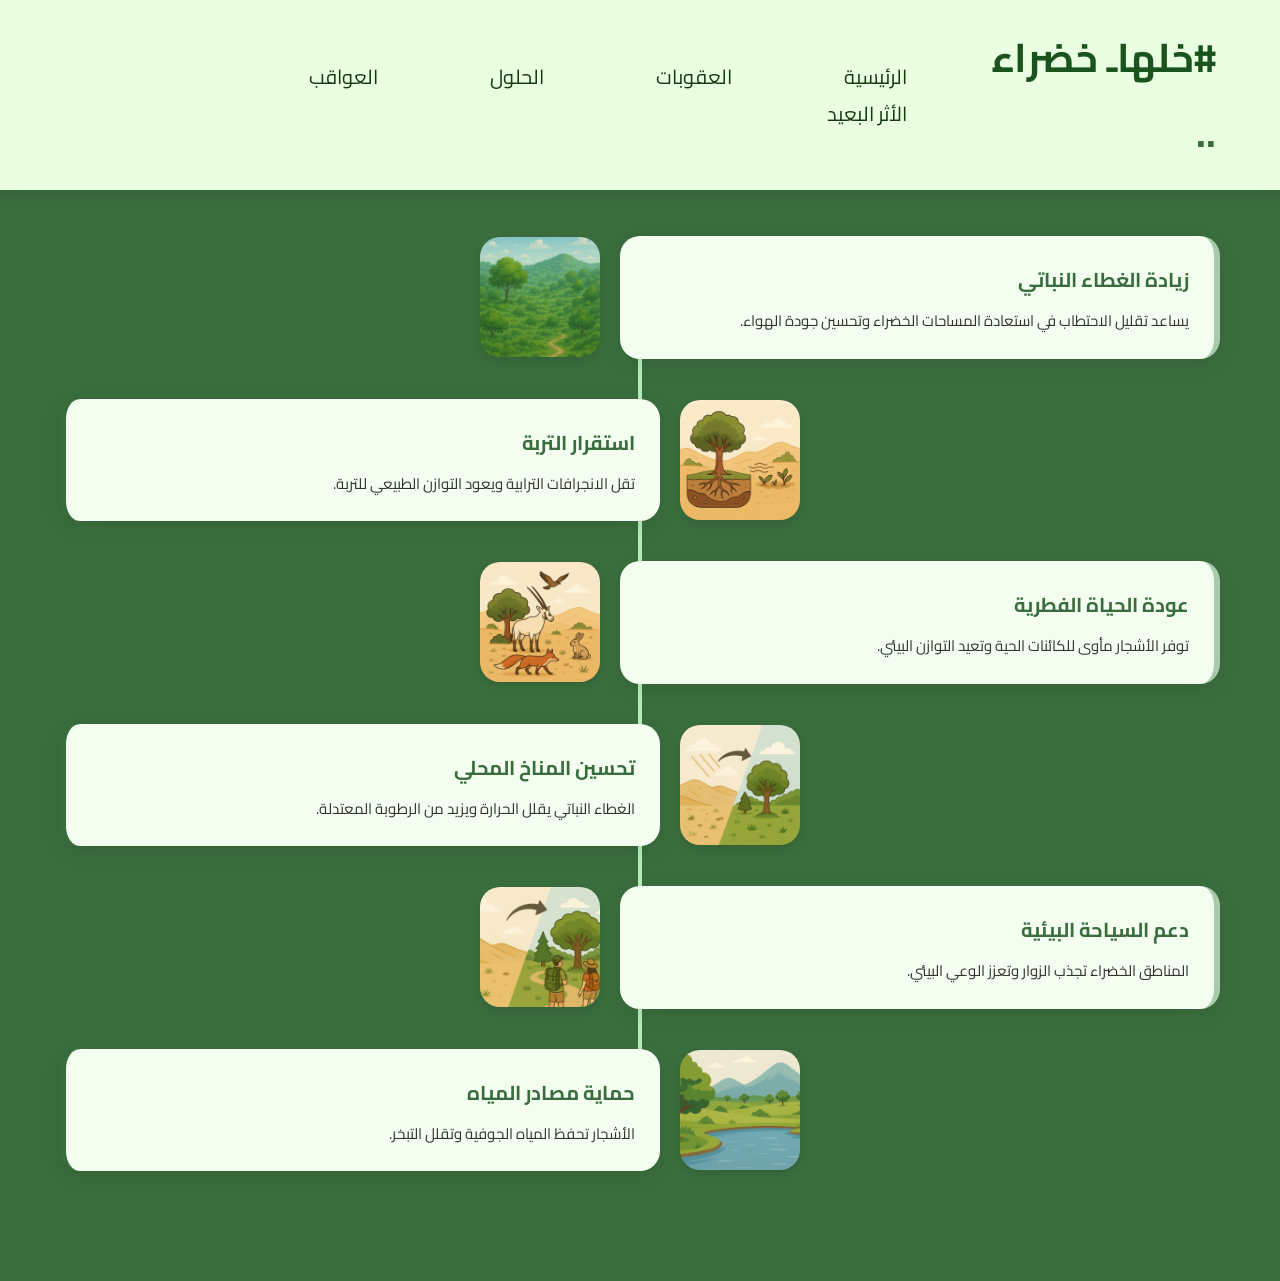
<file: fiv.html>
<!DOCTYPE html>
<html lang="ar" dir="rtl">
<head>
  <meta charset="UTF-8" />
  <meta name="viewport" content="width=device-width, initial-scale=1.0" />
  <title>لا للاحتطاب</title>
  <link rel="stylesheet" href="css/fiv.css" />
  <link rel="preconnect" href="https://fonts.googleapis.com" />
  <link rel="stylesheet" href="https://cdnjs.cloudflare.com/ajax/libs/font-awesome/6.5.0/css/all.min.css">
  <link href="https://fonts.googleapis.com/css2?family=Cairo:wght@400;700&display=swap" rel="stylesheet" />

  <link rel="stylesheet" href="https://unpkg.com/aos@2.3.1/dist/aos.css" />
<script src="https://unpkg.com/aos@2.3.1/dist/aos.js"></script>


</head>
<body>

  <header>


    <input type="checkbox" id="menu-toggle" />
    <label for="menu-toggle" class="menu-icon">
      <i class="fas fa-bars"></i>
    </label>

    <a class="logo"> #خلهاـ خضراء <span>..</span></a>
    <nav class="navbar">
      <a href="index.html">الرئيسية</a>
      <a href="hal.html">العقوبات </a>
      <a href="thre.html">الحلول</a>
      <a href="fory.html">العواقب</a>
      <a href="fiv.html">الأثر البعيد</a>
    </nav>
  </header>

  
  <section id="content" class="impact">
    <h2 class="impact-title">🌿 الأثر البعيد لتقليل الاحتطاب</h2>
  
    <div class="timeline">
      <div class="timeline-box right" data-aos="fade-left">
        <div class="timeline-icon">
          <img src="./images/img1.png" alt="نباتات" />
        </div>
        <div class="timeline-content">
          <h3>زيادة الغطاء النباتي</h3>
          <p>يساعد تقليل الاحتطاب في استعادة المساحات الخضراء وتحسين جودة الهواء.</p>
        </div>
      </div>
  
      <div class="timeline-box left" data-aos="fade-right">
        <div class="timeline-icon">
          <img src="./images/img2.png" alt="تربة" />
        </div>
        <div class="timeline-content">
          <h3>استقرار التربة</h3>
          <p>تقل الانجرافات الترابية ويعود التوازن الطبيعي للتربة.</p>
        </div>
      </div>
  
      <div class="timeline-box right" data-aos="fade-left">
        <div class="timeline-icon">
          <img src="images/f.png" alt="حياة فطرية" />
        </div>
        <div class="timeline-content">
          <h3>عودة الحياة الفطرية</h3>
          <p>توفر الأشجار مأوى للكائنات الحية وتعيد التوازن البيئي.</p>
        </div>
      </div>
  
      <div class="timeline-box left" data-aos="fade-right">
        <div class="timeline-icon">
          <img src="images/o.png" alt="مناخ" />
        </div>
        <div class="timeline-content">
          <h3>تحسين المناخ المحلي</h3>
          <p>الغطاء النباتي يقلل الحرارة ويزيد من الرطوبة المعتدلة.</p>
        </div>
      </div>
  
      <div class="timeline-box right" data-aos="fade-left">
        <div class="timeline-icon">
          <img src="images/ee.png" alt="سياحة بيئية" />
        </div>
        <div class="timeline-content">
          <h3>دعم السياحة البيئية</h3>
          <p>المناطق الخضراء تجذب الزوار وتعزز الوعي البيئي.</p>
        </div>
      </div>
  
      <div class="timeline-box left" data-aos="fade-right">
        <div class="timeline-icon">
          <img src="images/zz.png" alt="مياه" />
        </div>
        <div class="timeline-content">
          <h3>حماية مصادر المياه</h3>
          <p>الأشجار تحفظ المياه الجوفية وتقلل التبخر.</p>
        </div>
      </div>
    </div>
  </section>

 

<script>
  AOS.init({
    duration: 1000,
    once: true,
  });
 
</script>



</body>
</html>
</file>
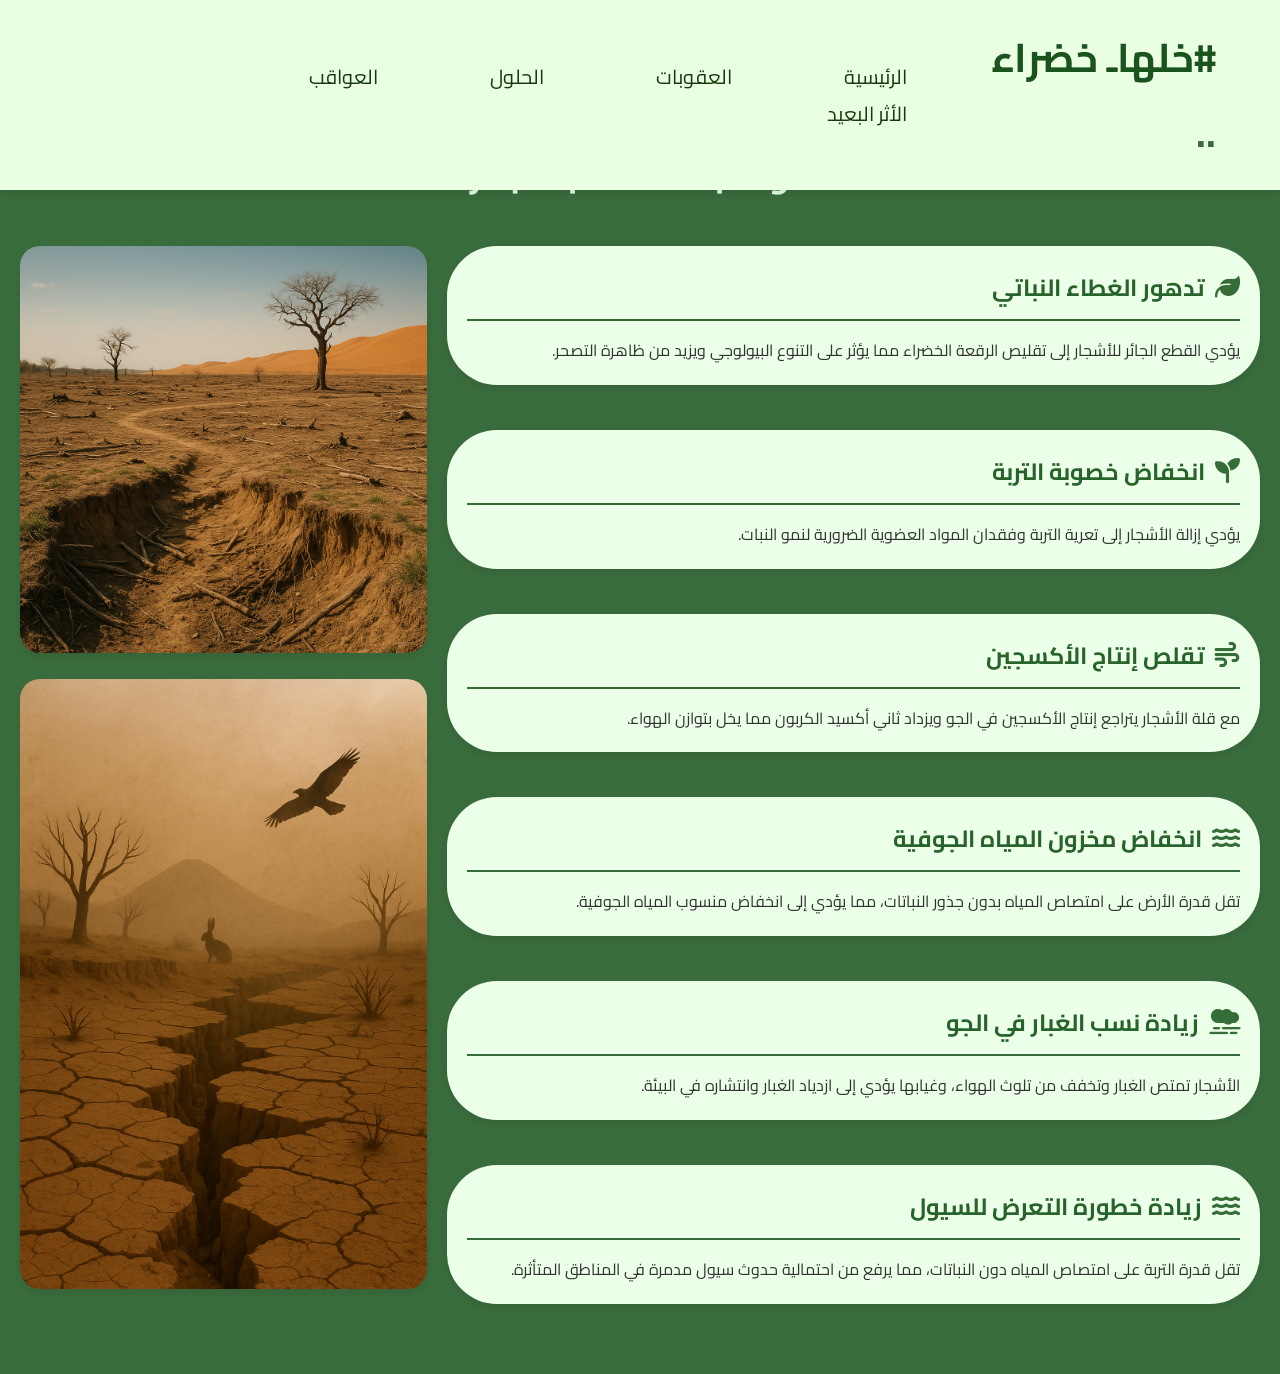
<file: fory.html>
<!DOCTYPE html>
<html lang="ar" dir="rtl">
<head>
  <meta charset="UTF-8" />
  <meta name="viewport" content="width=device-width, initial-scale=1.0" />
  <title>لا للاحتطاب</title>
  <link rel="stylesheet" href="css/fory.css" />
  <link rel="preconnect" href="https://fonts.googleapis.com" />
  <link rel="stylesheet" href="https://cdnjs.cloudflare.com/ajax/libs/font-awesome/6.5.0/css/all.min.css">
  <link href="https://fonts.googleapis.com/css2?family=Cairo:wght@400;700&display=swap" rel="stylesheet" />
  <link href="https://unpkg.com/aos@2.3.4/dist/aos.css" rel="stylesheet">
  <script src="https://unpkg.com/aos@2.3.4/dist/aos.js"></script>

</head>
<body>

  <header>
    <input type="checkbox" id="menu-toggle" />
    <label for="menu-toggle" class="menu-icon">
      <i class="fas fa-bars"></i>
    </label>

    <a class="logo"> #خلهاـ خضراء <span>..</span></a>
    <nav class="navbar">
      <a href="index.html">الرئيسية</a>
      <a href="hal.html">العقوبات </a>
      <a href="thre.html">الحلول</a>
      <a href="fory.html">العواقب</a>
      <a href="fiv.html">الأثر البعيد</a>
    </nav>
  </header>



  <section class="impact-section">
    <h2 class="impact-title">عواقب الاحتطاب الجائر</h2>
  
    <div class="impact-content">
      <div class="impact-details">
        <div class="impact-paragraph short">
          <div class="icon-title">
            <i class="fas fa-leaf"></i>
            <h3>تدهور الغطاء النباتي</h3>
          </div>
          <hr>
          <p>يؤدي القطع الجائر للأشجار إلى تقليص الرقعة الخضراء مما يؤثر على التنوع البيولوجي ويزيد من ظاهرة التصحر.</p>
        </div>
  
        <div class="impact-paragraph short">
          <div class="icon-title">
            <i class="fas fa-seedling"></i>
            <h3>انخفاض خصوبة التربة</h3>
          </div>
          <hr>
          <p>يؤدي إزالة الأشجار إلى تعرية التربة وفقدان المواد العضوية الضرورية لنمو النبات.</p>
        </div>
  
        <div class="impact-paragraph short">
          <div class="icon-title">
            <i class="fas fa-wind"></i>
            <h3>تقلص إنتاج الأكسجين</h3>
          </div>
          <hr>
          <p>مع قلة الأشجار يتراجع إنتاج الأكسجين في الجو ويزداد ثاني أكسيد الكربون مما يخل بتوازن الهواء.</p>
        </div>
  
        <div class="impact-paragraph short">
          <div class="icon-title">
            <i class="fas fa-water"></i>
            <h3>انخفاض مخزون المياه الجوفية</h3>
          </div>
          <hr>
          <p>تقل قدرة الأرض على امتصاص المياه بدون جذور النباتات، مما يؤدي إلى انخفاض منسوب المياه الجوفية.</p>
        </div>
  
        <div class="impact-paragraph short">
          <div class="icon-title">
            <i class="fas fa-smog"></i>
            <h3>زيادة نسب الغبار في الجو</h3>
          </div>
          <hr>
          <p>الأشجار تمتص الغبار وتخفف من تلوث الهواء، وغيابها يؤدي إلى ازدياد الغبار وانتشاره في البيئة.</p>
        </div>
  
        <div class="impact-paragraph short">
          <div class="icon-title">
            <i class="fas fa-water"></i>
            <h3>زيادة خطورة التعرض للسيول</h3>
          </div>
          <hr>
          <p>تقل قدرة التربة على امتصاص المياه دون النباتات، مما يرفع من احتمالية حدوث سيول مدمرة في المناطق المتأثرة.</p>
        </div>
      </div>
  
      <div class="impact-image">
        <img src="images/gg.png" alt="أثر الاحتطاب الجائر">
        <img src="images/sa.png" alt="صورة إضافية" style="margin-top: 2rem;">

      </div>
    </div>
  </section>
  
  



  <script>
    const observer = new IntersectionObserver((entries, observer) => {
      entries.forEach(entry => {
        if (entry.isIntersecting) {
          entry.target.classList.add('visible');
          observer.unobserve(entry.target);
        }
      });
    }, {
      threshold: 0.1
    });
  
    // مراقبة الفقرات والصورة
    document.querySelectorAll('.impact-paragraph, .impact-image').forEach(el => {
      observer.observe(el);
    });
  </script>



</body>
</html>
</file>
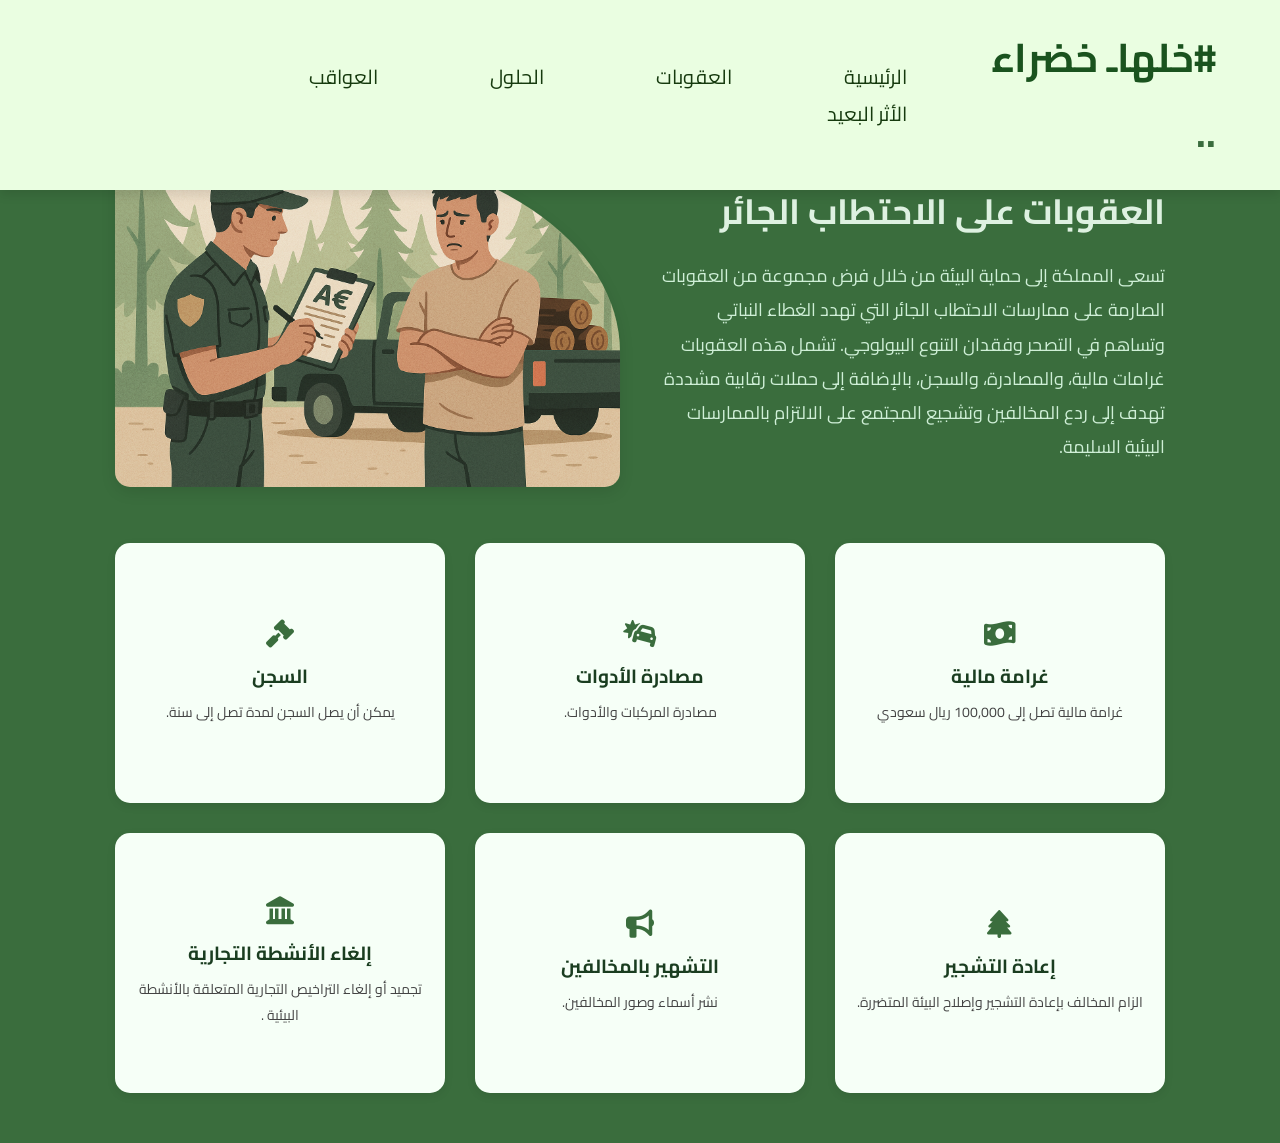
<file: hal.html>
<!DOCTYPE html>
<html lang="ar" dir="rtl">
<head>
  <meta charset="UTF-8">
  <meta name="viewport" content="width=device-width, initial-scale=1.0">
  <meta http-equiv="X-UA-Compatible" content="IE=edge">
  <link rel="stylesheet" href="https://cdnjs.cloudflare.com/ajax/libs/font-awesome/6.5.0/css/all.min.css">
  <title>لاـ للاحتطاب</title>
  <link href="https://fonts.googleapis.com/css2?family=Cairo:wght@400;700&display=swap" rel="stylesheet">
  <link rel="stylesheet" href="css/hal.css">
</head>
<body>

  <header>
 
    <input type="checkbox" id="menu-toggle" />
    <label for="menu-toggle" class="menu-icon">
      <i class="fas fa-bars"></i>
    </label>

    <a class="logo"> #خلهاـ خضراء <span>..</span></a>
    <nav class="navbar">
      <a href="index.html">الرئيسية</a>
      <a href="hal.html">العقوبات </a>
      <a href="thre.html">الحلول</a>
      <a href="fory.html">العواقب</a>
      <a href="fiv.html">الأثر البعيد</a>
    </nav>
  </header>
  
 


  <section class="penalties">
    <div class="penalty-intro">
      <div class="text">
        <h2>العقوبات على الاحتطاب الجائر</h2>
        <p>
          تسعى المملكة إلى حماية البيئة من خلال فرض مجموعة من العقوبات الصارمة على ممارسات الاحتطاب الجائر التي تهدد الغطاء النباتي وتساهم في التصحر وفقدان التنوع البيولوجي. تشمل هذه العقوبات غرامات مالية، والمصادرة، والسجن، بالإضافة إلى حملات رقابية مشددة تهدف إلى ردع المخالفين وتشجيع المجتمع على الالتزام بالممارسات البيئية السليمة.
        </p>
      </div>
      <div class="image">
        <img src="images/tree.png" alt="حماية البيئة" />
      </div>
    </div>
  
    <div class="penalty-grid">

      <div class="penalty-card">
        <div class="front">
          <i class="fas fa-money-bill-wave"></i>
          <h3>غرامة مالية</h3>
          <p>غرامة مالية تصل إلى 100,000 ريال سعودي</p>
        </div>
        <div class="back">
          <p>تُطبق غرامات مالية مرتفعة على كل من يقطع الأشجار أو النباتات البرية دون الحصول على تصريح، يتم فرض غرامة مالية تصل إلى 100,000 ريال سعودي.</p>
        </div>
      </div>
  
      
      <div class="penalty-card">
        <div class="front">
          <i class="fas fa-car-crash"></i>
          <h3>مصادرة الأدوات</h3>
          <p>مصادرة المركبات والأدوات.</p>
        </div>
        <div class="back">
          <p>يتم سحب المركبات والمعدات المستخدمة في عمليات الاحتطاب، مثل المناشير والمقطورات، كإجراء رادع.</p>
        </div>
      </div>
  
      <div class="penalty-card">
        <div class="front">
          <i class="fas fa-gavel"></i>
          <h3>السجن</h3>
          <p>   يمكن أن يصل السجن لمدة تصل إلى سنة.</p>
        </div>
        <div class="back">
          <p>تُطبق أحكام بالسجن على المخالفين المتكررين، أو من يثبت عليهم قطع كميات كبيرة من الأشجار بدون ترخيص.</p>
        </div>
      </div>
  
      <div class="penalty-card">
        <div class="front">
          <i class="fas fa-tree"></i>
          <h3> إعادة التشجير</h3>
          <p>الزام المخالف بإعادة التشجير وإصلاح البيئة المتضررة.</p>
        </div>
        <div class="back">
          <p>تفرض السلطات على الشخص المخالف القيام بأعمال إعادة التشجير لإصلاح الأضرار البيئية الناتجة عن الاحتطاب. </p>
        </div>
      </div>
  
      <div class="penalty-card">
        <div class="front">
          <i class="fas fa-bullhorn"></i>
          <h3>التشهير بالمخالفين</h3>
          <p>نشر أسماء وصور المخالفين.</p>
        </div>
        <div class="back">
          <p>تقوم بعض الجهات بنشر أسماء المخالفين عبر وسائل الإعلام كإجراء لردع المجتمع وتعزيز ثقافة حماية البيئة.</p>
        </div>
      </div>
  
      <div class="penalty-card">
        <div class="front">
          <i class="fas fa-landmark"></i>
          <h3>إلغاء الأنشطة التجارية </h3>
          <p> تجميد أو إلغاء التراخيص التجارية المتعلقة بالأنشطة البيئية  .</p>
        </div>
        <div class="back">
          <p>  قد يتم تجميد أو إلغاء تراخيص النشاط التجاري إذا كان يعمل في مجالات متعلقة بالاحتطاب الجائر.</p>
        </div>
      </div>
    </div>
  </section>
  
   
 



<script>
  const cards = document.querySelectorAll('.penalty-card');
  
  const observer = new IntersectionObserver((entries, observer) => {
    entries.forEach(entry => {

      if (entry.isIntersecting) {
        entry.target.classList.add('visible'); 
        observer.unobserve(entry.target); 
      }
    });
  }, { threshold: 0.3 });
  
  
  cards.forEach(card => {
    observer.observe(card);
  });

  document.querySelectorAll('.penalty-card').forEach(card => {
    card.addEventListener('click', function () {
      this.classList.toggle('flip');
    });
  });
  
</script>



    
    </body>
    </html>
</file>
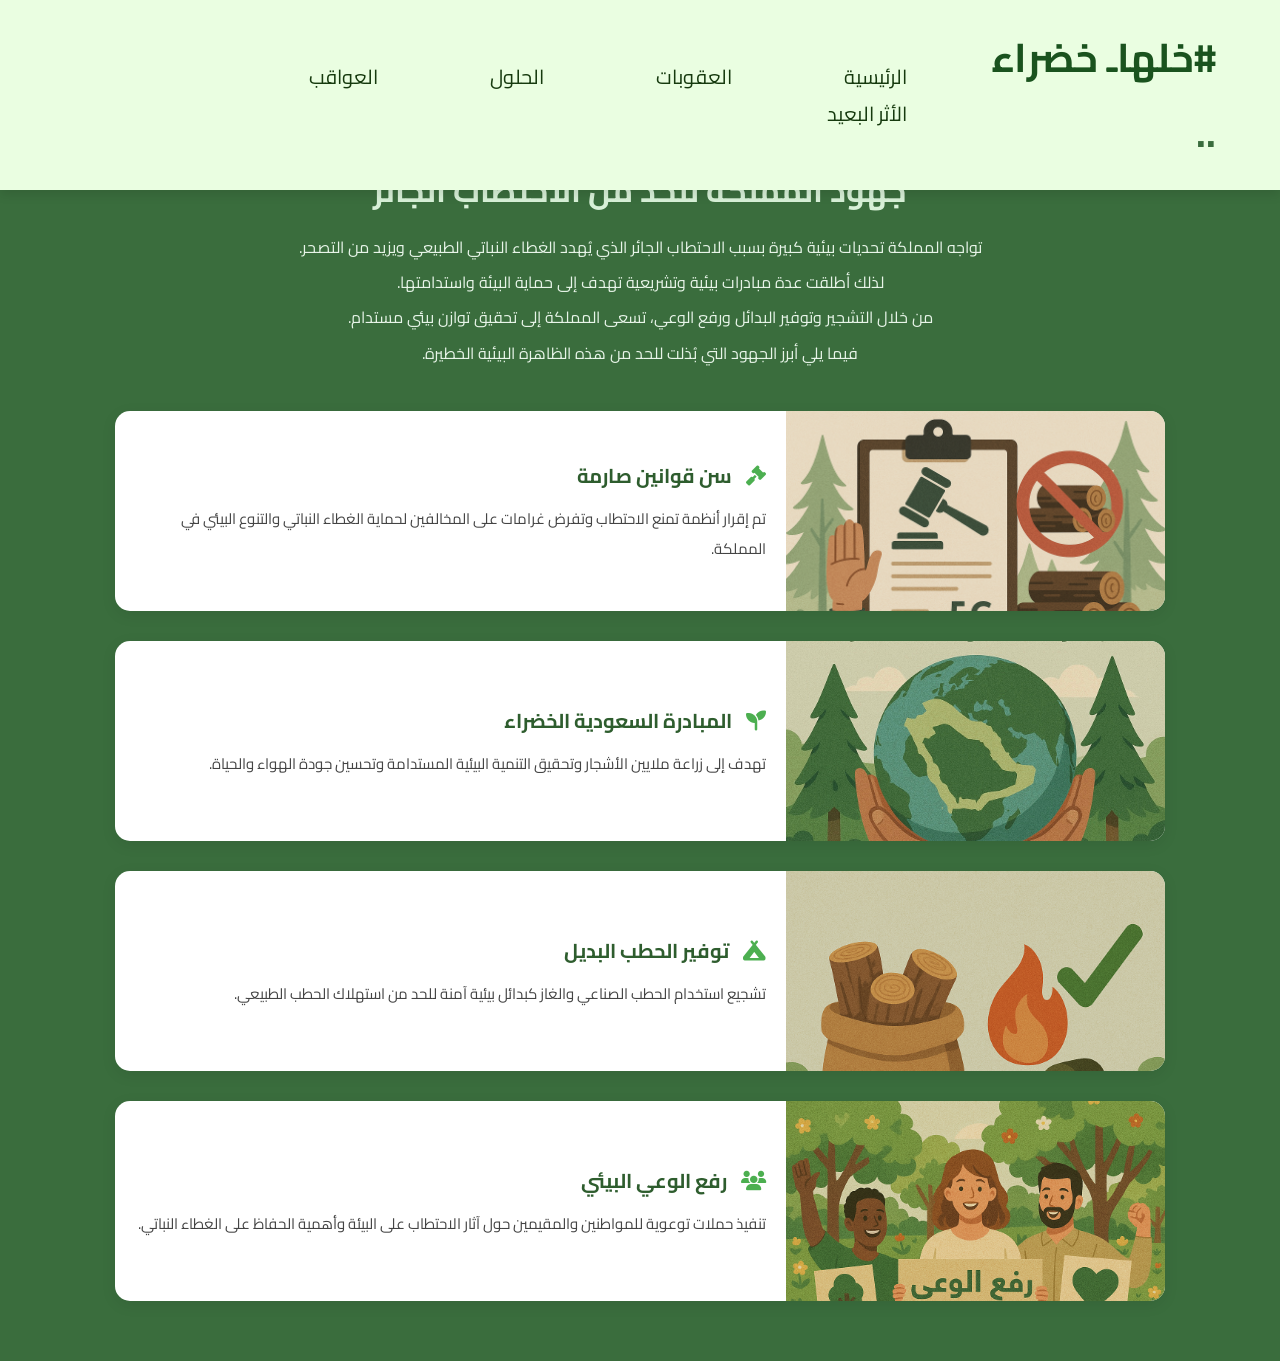
<file: thre.html>
<!DOCTYPE html>
<html lang="ar" dir="rtl">
<head>
  <meta charset="UTF-8">
  <meta name="viewport" content="width=device-width, initial-scale=1.0">
  <meta http-equiv="X-UA-Compatible" content="IE=edge">
  <link rel="stylesheet" href="https://cdnjs.cloudflare.com/ajax/libs/font-awesome/6.5.0/css/all.min.css">
  <title>لاـ للاحتطاب</title>
  <link href="https://fonts.googleapis.com/css2?family=Cairo:wght@400;700&display=swap" rel="stylesheet">
  <link rel="stylesheet" href="css/thre.css">
</head>
<body>

  <header>
   
    <input type="checkbox" id="menu-toggle" />
    <label for="menu-toggle" class="menu-icon">
      <i class="fas fa-bars"></i>
    </label>

    <a class="logo"> #خلهاـ خضراء <span>..</span></a>
    <nav class="navbar">
      <a href="index.html">الرئيسية</a>
      <a href="hal.html">العقوبات </a>
      <a href="thre.html">الحلول</a>
      <a href="fory.html">العواقب</a>
      <a href="fiv.html">الأثر البعيد</a>
    </nav>
  </header>
    

  <section class="journey-section" id="solutions">
    <h2 class="section-title">جهود المملكة للحد من الاحتطاب الجائر</h2>
    <p class="journey-intro">
      تواجه المملكة تحديات بيئية كبيرة بسبب الاحتطاب الجائر الذي يُهدد الغطاء النباتي الطبيعي ويزيد من التصحر.<br>
      لذلك أطلقت عدة مبادرات بيئية وتشريعية تهدف إلى حماية البيئة واستدامتها.<br>
      من خلال التشجير وتوفير البدائل ورفع الوعي، تسعى المملكة إلى تحقيق توازن بيئي مستدام.<br>
      فيما يلي أبرز الجهود التي بُذلت للحد من هذه الظاهرة البيئية الخطيرة.
    </p>
  
    <div class="journey-wrapper">
    
  
      <div class="journey-content-wrapper">
        <div class="journey-step">
          <div class="journey-image">
            <img src="images/aa27d78d-6918-4d0c-841d-2c2a4b8f91af.png" alt="سن القوانين البيئية">
          </div>
          <div class="journey-content">
            <h3><i class="fas fa-gavel"></i> سن قوانين صارمة</h3>
            <p>تم إقرار أنظمة تمنع الاحتطاب وتفرض غرامات على المخالفين لحماية الغطاء النباتي والتنوع البيئي في المملكة.</p>
          </div>
        </div>
  
        <div class="journey-step">
          <div class="journey-image">
            <img src="images/b92bf767-2179-4f09-bc4b-f9677c4b507f.jpg" alt="المبادرة السعودية الخضراء">
          </div>
          <div class="journey-content">
            <h3><i class="fas fa-seedling"></i> المبادرة السعودية الخضراء</h3>
            <p>تهدف إلى زراعة ملايين الأشجار وتحقيق التنمية البيئية المستدامة وتحسين جودة الهواء والحياة.</p>
          </div>
        </div>
  
        <div class="journey-step">
          <div class="journey-image">
            <img src="images/3aa24db9-3227-4c02-8751-2791772fbd4f.png" alt="الحطب الصناعي">
          </div>
          <div class="journey-content">
            <h3><i class="fas fa-campground"></i> توفير الحطب البديل</h3>
            <p>تشجيع استخدام الحطب الصناعي والغاز كبدائل بيئية آمنة للحد من استهلاك الحطب الطبيعي.</p>
          </div>
        </div>
  
        <div class="journey-step">
          <div class="journey-image">
            <img src="images/rt.png" alt="الحطب الصناعي">
          </div>
          <div class="journey-content">
            <h3><i class="fas fa-users"></i> رفع الوعي البيئي</h3>
            <p>تنفيذ حملات توعوية للمواطنين والمقيمين حول آثار الاحتطاب على البيئة وأهمية الحفاظ على الغطاء النباتي.</p>
          </div>
        </div>
      </div>
    </div>
  </section>
  <script>
    const steps = document.querySelectorAll('.journey-step');
  
    window.addEventListener('scroll', () => {
      steps.forEach(step => {
        const rect = step.getBoundingClientRect();
        if (rect.top < window.innerHeight - 100) {
          step.classList.add('show');
        }
      });
    });
  </script>
  
    </body>
    </html>
</file>
<file: css/fiv.css>
:root {
    --green: #3a6d3d;
  }
  
  * {
    margin: 0;
    padding: 0;
    box-sizing: border-box;
    font-family: 'Cairo', sans-serif;
    outline: none;
    border: none;
    text-decoration: none;
    transition: 0.2s linear;
  }
  
  html {
    font-size: 62.5%;
    scroll-behavior: smooth;
    scroll-padding-top: 6rem;
    overflow-x: hidden;
    background-color: rgb(234, 254, 225);
  }
  
  body {
    background: linear-gradient(135deg, #d8ffd7, #366639);
    direction: rtl;
    overflow-x: hidden;
  }
  
  header {
    position: fixed;
  top: 0;
  right: 0;
  left: 0;
  background-color: rgb(234, 254, 225);
  padding: 2rem 5%;
  display: flex;
  align-items: center;
  justify-content: space-between;
  z-index: 1000;
  box-shadow: 0 .5rem 1rem rgba(0, 0, 0, .1);
  }
  
  header .logo {
    font-size: 4rem;
    color: #1a531e;
    font-weight: bold;
  }
  
  header .logo span {
    color: var(--green);
  }


 #menu-toggle {
    display: none;
  }

  .menu-icon {
    display: none;
    font-size: 2.5rem;
    color: #3a3a3a;
    cursor: pointer;
    user-select: none;
  }



  
  nav .navbar {
    display: flex;
    gap: 2rem;

  }
  
  header .navbar a {
    font-size: 2rem;
    padding: 0 5.5rem;
    color: #163a0e;
    display: inline-block;
    cursor: pointer;
    text-decoration: none;
    transition: 0.3s ease;



  }
  
  header .navbar a:hover {
    transform: scale(1.1);
    color: var(--green);
  }
  

  

  
  header label.fa-bars {
    display: none;
    font-size: 19rem;
    color: #333;
    padding: 0.5rem 1.5rem;
    cursor: pointer;
    border-radius: 0.5rem;
    border: 0.1rem solid rgba(0, 0, 0, 0.3);
  }
  
  .impact {
    background-color: #3a6d3d;
    padding: 7rem 2rem;
  }
  
  .impact-title {
    text-align: center;
    font-size: 3.5rem;
    color: #ffffff;
    font-weight: bold;
    margin-bottom: 5rem;
    margin-top: 5rem;
  }
  
  
  .timeline {
    position: relative;
    max-width: 1200px;
    margin: auto;
    padding: 0 2rem;
  }
  
  
  .timeline::before {
    content: "";
    position: absolute;
    top: 0;
    bottom: 0;
    right: 50%;
    width: 4px;
    background: #b5ebb9;
    transform: translateX(50%);
    z-index: 0;
  }
  
 
  .timeline-box {
    width: 100%;
    margin: 4rem 0;
    display: flex;
    justify-content: flex-end;
    position: relative;
    z-index: 1;
  }
  
 
  .timeline-icon {
    flex-shrink: 0;
    margin-left: 2rem;
    margin-right: 2rem;
    display: flex;
    align-items: center;
    justify-content: center;
  }
  
  .timeline-icon img {
    width: 120px;
    height: 120px;
    border-radius:2rem;
    object-fit: cover;
    box-shadow: 0 4px 10px rgba(0, 0, 0, 0.1);
  }
  
 
  .timeline-content {
    width: 60%;
    max-width: 600px;
    background: #f3fef1;
    padding: 2.5rem;
    border-radius: 2rem;
    box-shadow: 0 6px 20px rgba(0, 0, 0, 0.08);
    transition: 0.3s ease;
    text-align: right;
  }
  
  .timeline-content h3 {
    color: #3a6d3d;
    font-size: 2rem;
    margin-bottom: 1rem;
  }
  
  .timeline-content p {
    font-size: 1.5rem;
    color: #333;
    line-height: 1.7;
  }
  
  
  .timeline-box.right {
    flex-direction: row-reverse;
    text-align: right;
  }
  
  .timeline-box.right .timeline-content {
    border-right: 6px solid #a8ccab;
  }
  
  
  .timeline-box.left {
    flex-direction: row;
    text-align: right;
  }
  
  .timeline-box.left .timeline-content {
    border-left: 6px solid #3a6d3d;
  }
  
 

  
    
   

 
 @media (max-width: 768px) {
    .menu-icon {
      display: block;
    }

    nav.navbar {
      position: absolute;
      top: 100%;
      right: 0;
      background-color: rgb(234, 254, 225);
      flex-direction: column;
      align-items: center;
      width: 100%;
      max-height: 0; 
      overflow: hidden;
      display: none; 
      padding-bottom: 1rem;
      box-shadow: 0 4px 10px rgba(0,0,0,0.1);
      border-top: 1px solid #ccc;
    }

    
    #menu-toggle:checked ~ nav.navbar {
      display: flex;
      max-height: 500px;
      padding-bottom: 1rem;
    }

    nav.navbar a {
      padding: 1.5rem 0;
      width: 100%;
      text-align: center;
      border-top: 1px solid #ccc;
    }
    nav.navbar a:first-child {
      border-top: none;
    }
    .timeline::before {
        right: 20px;
      }
    
      .timeline-box {
        flex-direction: column !important;
        align-items: flex-end;
        margin: 3rem 0;
      }
    
      .timeline-content {
        width: 90%;
        border: 4px solid #a8ccab;
      }
    
      .timeline-icon {
        margin: 0 0 1rem 0;
      }
  }
</file>
<file: css/fory.css>
:root {
    --green: #3a6d3d;
    --green-start: #a8e6a1;
    --green-mid:   #7ccc84;
    --yellow-mid:  #e6e3a1;
    --brown-mid:   #d9c2a0;
    --gray-mid:    #b1b1b1;
    --black-end:   #4d4d4d;
  
  }
  
  * {
    margin: 0;
    padding: 0;
    box-sizing: border-box;
    font-family: 'Cairo', sans-serif;
    outline: none;
    border: none;
    text-decoration: none;
    transition: .2s linear;
  }
  
  html {
    font-size: 62.5%;
    scroll-behavior: smooth;
    scroll-padding-top: 6rem;
    overflow-x: hidden;
  background-color: #3a6d3d;
  }
  
  
  
  
  body {
   
    direction: rtl;
    overflow-x: hidden;
  }
  
  
  header {
    position: fixed;
  top: 0;
  right: 0;
  left: 0;
  background-color: rgb(234, 254, 225);
  padding: 2rem 5%;
  display: flex;
  align-items: center;
  justify-content: space-between;
  z-index: 1000;
  box-shadow: 0 .5rem 1rem rgba(0, 0, 0, .1);
  }
  
  header .logo {
    font-size: 4rem;
    color: #1a531e;
    font-weight: bold;
  }
  
  header .logo span {
    color: var(--green);
  }


 #menu-toggle {
    display: none;
  }

  .menu-icon {
    display: none;
    font-size: 2.5rem;
    color: #3a3a3a;
    cursor: pointer;
    user-select: none;
  }



  
  nav .navbar {
    display: flex;
    gap: 2rem;

  }
  
  header .navbar a {
    font-size: 2rem;
    padding: 0 5.5rem;
    color: #163a0e;
    display: inline-block;
    cursor: pointer;
    text-decoration: none;
    transition: 0.3s ease;



  }
  
  header .navbar a:hover {
    transform: scale(1.1);
    color: var(--green);
  }
  









  .impact-section {
   margin-top: 10rem;
    background-color: var(--green);
        padding: 4rem 2rem;
  }
  
  .impact-title {
    text-align: center;
    font-size: 3.5rem;
    margin-bottom: 4rem;
    color: #e8ffe9;
  }
  
  .impact-content {
    display: flex;
    gap: 2rem;
    flex-wrap: wrap;
    align-items: flex-start;
    flex-direction: row; 
  }
  
  
  
  .impact-image {
    flex: 1;
    min-width: 280px;
  }
  
  
  .impact-image img {
    width: 100%;
    border-radius: 2rem;
    box-shadow: 0 4px 12px rgba(0, 0, 0, 0.1);
  }
 
  
  .impact-details {
    flex: 2;
    display: flex;
    flex-direction: column;
    gap: 1.5rem;
  }

  
  .impact-paragraph {
    background: rgb(236, 255, 233);
    border-radius: 5rem;
    box-shadow: 0 4px 12px rgba(0, 0, 0, 0.1);
    margin-bottom: 3rem;
    padding: 3rem;
    position: relative;
    direction: rtl;
  }
  
  .impact-paragraph.short {
    padding: 2rem;
    min-height: 120px;
  }
  
  
  .icon-title {
    display: flex;
    align-items: center;
    gap: 1rem;
    font-size: 2rem;
    color: #27632a;
  }
  
  .icon-title i {
    font-size: 2.5rem;
    color: #366c37;
  }
  
  .impact-paragraph hr {
    border: 0;
    height: 2px;
    background: #346c39;
    margin: 1rem 0 1.5rem;
  }
  
  .impact-paragraph p {
    font-size: 1.6rem;
    color: #333;
    line-height: 1.8;
  }
  
  @media (max-width: 768px) {
    .impact-content {
      flex-direction: column;
    }
  
    .impact-title {
      font-size: 2.5rem;
    }
  
    .icon-title {
      font-size: 1.6rem;
    }
  
    .icon-title i {
      font-size: 2rem;
    }
  
    .impact-paragraph,
    .impact-paragraph.short {
      padding: 2rem;
    }
  
  .impact-paragraph {
    opacity: 0;
    transform: translateY(40px);
    transition: opacity 0.8s ease-out, transform 0.8s ease-out;
  }
  
  .impact-paragraph.visible {
    opacity: 1;
    transform: translateY(0);
  }
  
  
  .impact-image {
    order: -1;
    text-align: center;
    margin-bottom: 2rem;


  }
  .impact-image img {
    width: 100%;
    max-width: 400px;
    margin: 0 auto;
    margin-right: 2rem;
   
  }
  
  .impact-image.visible {
    opacity: 1;
    transform: translateX(0);
  }
  
}

.impact-image.visible {
    opacity: 1;
    transform: translateX(0);
  }

.impact-image {
  opacity: 0;
  transform: translateX(-50px);
  transition: opacity 0.8s ease-out, transform 0.8s ease-out;
}


.impact-paragraph {
    opacity: 0;
    transform: translateY(40px);
    transition: opacity 0.8s ease-out, transform 0.8s ease-out;
  }
  
  .impact-paragraph.visible {
    opacity: 1;
    transform: translateY(0);
  }




  @media (max-width: 768px) {
    .menu-icon {
      display: block;
    }

    nav.navbar {
      position: absolute;
      top: 100%;
      right: 0;
      background-color: rgb(234, 254, 225);
      flex-direction: column;
      align-items: center;
      width: 100%;
      display: none; 
      padding-bottom: 1rem;
      box-shadow: 0 4px 10px rgba(0,0,0,0.1);
      border-top: 1px solid #ccc;
    }

    
    #menu-toggle:checked ~ nav.navbar {
      display: flex;
    }

    nav.navbar a {
      padding: 1.5rem 0;
      width: 100%;
      text-align: center;
      border-top: 1px solid #ccc;
    }
    nav.navbar a:first-child {
      border-top: none;
    }
  }
</file>
<file: css/hal.css>
:root {
    --green: #3a6d3d;
}

* {
    margin: 0;
    padding: 0;
    box-sizing: border-box;
    font-family: 'Cairo', sans-serif;
    outline: none;
    border: none;
    text-decoration: none;
    transition: .2s linear;
}

html {
    font-size: 62.5%;
    scroll-behavior: smooth;
    scroll-padding-top: 6rem;
    overflow-x: hidden;
    background-color: rgb(234, 254, 225);}

body {
    overflow-x: hidden;
   
}

header {
    position: fixed;
  top: 0;
  right: 0;
  left: 0;
  background-color: rgb(234, 254, 225);
  padding: 2rem 5%;
  display: flex;
  align-items: center;
  justify-content: space-between;
  z-index: 1000;
  box-shadow: 0 .5rem 1rem rgba(0, 0, 0, .1);
  }
  
  header .logo {
    font-size: 4rem;
    color: #1a531e;
    font-weight: bold;
  }
  
  header .logo span {
    color: var(--green);
  }


 #menu-toggle {
    display: none;
  }

  .menu-icon {
    display: none;
    font-size: 2.5rem;
    color: #3a3a3a;
    cursor: pointer;
    user-select: none;
  }



  
  nav .navbar {
    display: flex;
    gap: 2rem;

  }
  
  header .navbar a {
    font-size: 2rem;
    padding: 0 5.5rem;
    color: #163a0e;
    display: inline-block;
    cursor: pointer;
    text-decoration: none;
    transition: 0.3s ease;



  }
  
  header .navbar a:hover {
    transform: scale(1.1);
    color: var(--green);
  }
  


section {
    padding: 2rem 9%;
    margin-top: 10rem;
   
}

.penalties {
   
  
        padding: 5rem 9%;
        background-color: #3a6d3d;
  }
  
  .penalty-intro {
    display: flex;
    align-items: center;
    justify-content: space-between;
    flex-wrap: wrap;
    gap: 4rem;
    margin-bottom: 5rem;
  }
  
  .penalty-intro .text {
    flex: 1 1 40rem;
  }
  
  .penalty-intro .text h2 {
    font-size: 3.5rem;
    color: #def1e1;
    margin-bottom: 1.5rem;
  }
  
  .penalty-intro .text p {
    font-size: 1.8rem;
    color: #cfefd7;
    line-height: 1.9;
  }
  
  .penalty-intro .image {
    flex: 1 1 40rem;
    text-align: center;
  
  }
  
  .penalty-intro .image img {
    max-width: 100%;
    border-radius: 1.5rem;
    box-shadow: 0 0.5rem 1.5rem rgba(0, 0, 0, 0.1);
    border-top-right-radius: 60%;

  }
  
  .penalty-grid {
    display: grid;
    grid-template-columns: repeat(3, 1fr); 
    gap: 3rem;
    justify-items: center;
    margin-top: 2rem;
  }
  
  .penalty-card {
    perspective: 1000px;
    height: 260px;
    position: relative;
    cursor: pointer;
    perspective: 1000px;
    width: 100%; 
  }
  
  .penalty-card .front,
  .penalty-card .back {
    position: absolute;
    width: 100%;
    height: 100%;
    backface-visibility: hidden;
    background: #f6fff7;
    border-radius: 1.5rem;
    padding: 2.5rem 2rem;
    text-align: center;
    box-shadow: 0 0.3rem 1rem rgba(0, 0, 0, 0.08);
    transition: transform 0.8s ease;
    display: flex;
    flex-direction: column;
    justify-content: center;
    align-items: center;
  }
  
  .penalty-card .front {
    transform: rotateY(0deg);
  }
  
  .penalty-card .front i {
    font-size: 2.8rem;
    margin-bottom: 1rem;
    color: var(--green);
  }
  
  .penalty-card .front h3 {
    font-size: 1.9rem;
    color: #1a3d20;
    margin-bottom: 0.5rem;
  }
  
  .penalty-card .front p {
    font-size: 1.4rem;
    color: #444;
  }
  
  .penalty-card .back {
    transform: rotateY(180deg);
    background-color: #d8f3dc;
    font-size: 1.5rem;
    color: #1b3d23;
    line-height: 1.7;
    padding: 2rem;
  }
  
  .penalty-card:hover .front {
    transform: rotateY(-180deg);
  }
  
  .penalty-card:hover .back {
    transform: rotateY(0deg);
  }
  







@keyframes slideIn {
    from {
      transform: translateY(50px);
      opacity: 0; 
    }
    to {
      transform: translateY(0); 
      opacity: 1; 
    }
  }
  
  
  .penalty-card {
    animation: slideIn 0.6s ease-out forwards; 
    opacity: 0; 
    transform: translateY(50px); 
  }
  
  
  .penalty-card.visible {
    animation: slideIn 0.6s ease-out forwards; 
    opacity: 1;
  }
  




.penalty-card:hover .front {
    transform: rotateY(-180deg);
  }
  .penalty-card:hover .back {
    transform: rotateY(0deg);
  }
  
 
  .penalty-card.flip .front {
    transform: rotateY(-180deg);
  }
  .penalty-card.flip .back {
    transform: rotateY(0deg);
  }
  






  @media (max-width: 991px){
    html{
        font-size: 55%; 
    }
    header{
        padding: 2rem;

    }
    section{
        padding: 2rem;

    }
    .home{
        background-position: left;
    }
  }


  @media (max-width: 768px) {
    .menu-icon {
      display: block;
    }

    nav.navbar {
      position: absolute;
      top: 100%;
      right: 0;
      background-color: rgb(234, 254, 225);
      flex-direction: column;
      align-items: center;
      width: 100%;
      max-height: 0;
      overflow: hidden;
      display: none; 
      padding-bottom: 1rem;
      box-shadow: 0 4px 10px rgba(0,0,0,0.1);
      border-top: 1px solid #ccc;
    }

    #menu-toggle:checked ~ nav.navbar {
      display: flex;
      max-height: 500px; 
      padding-bottom: 1rem;
    }

    nav.navbar a {
      padding: 1.5rem 0;
      width: 100%;
      text-align: center;
      border-top: 1px solid #ccc;
    }
    nav.navbar a:first-child {
      border-top: none;
    }
  }
  @media (max-width: 450px){
    html{
        font-size: 50%;     
    }
   
  }
  @media (max-width: 768px) {
    .penalty-grid {
        grid-template-columns: repeat(1, 1fr);
    }
  }
</file>
<file: css/thre.css>
:root {
  --green: #3a6d3d;
  --green-dark: #2e5d2e;
  --green-light: #e8f5e9;
  --section-bg:  rgb(234, 254, 225);
  --text-color: #444;
}

* {
  margin: 0;
  padding: 0;
  box-sizing: border-box;
  font-family: 'Cairo', sans-serif;
  outline: none;
  border: none;
  text-decoration: none;
  transition: 0.2s linear;
}

html {
  font-size: 62.5%;
  scroll-behavior: smooth;
  scroll-padding-top: 6rem;
  overflow-x: hidden;
  background-color: rgb(234, 254, 225);
}

body {
  overflow-x: hidden;
}

header {
  position: fixed;
top: 0;
right: 0;
left: 0;
background-color: rgb(234, 254, 225);
padding: 2rem 5%;
display: flex;
align-items: center;
justify-content: space-between;
z-index: 1000;
box-shadow: 0 .5rem 1rem rgba(0, 0, 0, .1);
}

header .logo {
  font-size: 4rem;
  color: #1a531e;
  font-weight: bold;
}

header .logo span {
  color: var(--green);
}


#menu-toggle {
  display: none;
}

.menu-icon {
  display: none;
  font-size: 2.5rem;
  color: #3a3a3a;
  cursor: pointer;
  user-select: none;
}




nav .navbar {
  display: flex;
  gap: 2rem;

}

header .navbar a {
  font-size: 2rem;
  padding: 0 5.5rem;
  color: #163a0e;
  display: inline-block;
  cursor: pointer;
  text-decoration: none;
  transition: 0.3s ease;



}

header .navbar a:hover {
  transform: scale(1.1);
  color: var(--green);
}




section {
  padding: 2rem 9%;
  margin-top: 10rem;
}





.journey-section {
  background-color: #3a6d3d;
  padding: 6rem 9%;
  direction: rtl;
}

.section-title {
  font-size: 3.2rem;
  color: #d7f0d7;
  margin-bottom: 1rem;
  text-align: center;
}

.journey-intro {
  font-size: 1.6rem;
  color: #e8f5e9;
  line-height: 2.2;
  margin-bottom: 4rem;
  text-align: center;
}

.journey-wrapper {
  display: flex;
  align-items: flex-start;
  gap: 4rem;
}

.left-sidebar {
  position: sticky;
  top: 8rem;
  flex: 1;
  max-width: 280px;
  font-size: 1.5rem;
  color: var(--green-dark);
}

.left-sidebar blockquote {
  font-style: italic;
  background: var(--green-light);
  padding: 1.5rem;
  border-radius: 1rem;
  margin-bottom: 2rem;
  line-height: 2;
  font-weight: 500;
  box-shadow: 0 2px 8px rgba(0,0,0,0.05);
}

.stats-box {
  background: #d7f0d7;
  padding: 1.5rem;
  border-radius: 1rem;
  text-align: center;
  box-shadow: 0 2px 8px rgba(0,0,0,0.05);
}

.stats-box h3 {
  font-size: 2.5rem;
  color: #256029;
  margin-bottom: .5rem;
}

.stats-box p {
  font-size: 1.4rem;
  color: var(--text-color);
  line-height: 1.8;
}

.journey-content-wrapper {
  flex: 3;
  display: flex;
  flex-direction: column;
  gap: 3rem;
}

.journey-step {
  display: flex;
  align-items: center;
  background-color: white;
  border-radius: 1.5rem;
  overflow: hidden;
  box-shadow: 0 4px 15px rgba(0,0,0,0.08);
  opacity: 0;
  transform: translateY(50px);
  animation: fadeInUp 1s ease forwards;
}

.journey-step:nth-child(2) {
  animation-delay: 0.2s;
}
.journey-step:nth-child(3) {
  animation-delay: 0.4s;
}
.journey-step:nth-child(4) {
  animation-delay: 0.6s;
}

.journey-image {
  flex: 1.2;
  max-height: 200px;
  overflow: hidden;
}

.journey-image img {
  width: 100%;
  height: 100%;
  object-fit: cover;
  display: block;
}

.journey-content {
  flex: 2;
  padding: 2rem;
}

.journey-content h3 {
  font-size: 2rem;
  color: var(--green-dark);
  margin-bottom: 1rem;
}

.journey-content i {
  margin-left: 1rem;
  color: #4caf50;
}

.journey-content p {
  font-size: 1.5rem;
  color: var(--text-color);
  line-height: 2;
}

@keyframes fadeInUp {
  to {
    opacity: 1;
    transform: translateY(0);
  }
}







  @media (max-width: 991px){
    html{
        font-size: 55%; 
    }
    header{
        padding: 2rem;

    }
    section{
        padding: 2rem;

    }
    .home{
        background-position: left;
    }
    .journey-wrapper {
      flex-direction: column;
    }
    .left-sidebar {
      position: static;
      max-width: 100%;
      text-align: center;
    }
    .journey-step {
      flex-direction: column;
    }
    .journey-content {
      padding: 1.5rem;
      text-align: center;
    }
    .journey-content h3 {
      font-size: 2.2rem;
    }
  }
  @media (max-width: 768px) {
    .menu-icon {
      display: block;
    }

    nav.navbar {
      position: absolute;
      top: 100%;
      right: 0;
      background-color: rgb(234, 254, 225);
      flex-direction: column;
      align-items: center;
      width: 100%;
      max-height: 0; 
      overflow: hidden;
      display: none; 
      padding-bottom: 1rem;
      box-shadow: 0 4px 10px rgba(0,0,0,0.1);
      border-top: 1px solid #ccc;
    }

  
    #menu-toggle:checked ~ nav.navbar {
      display: flex;
      max-height: 500px; 
    
      padding-bottom: 1rem;
    }

    nav.navbar a {
      padding: 1.5rem 0;
      width: 100%;
      text-align: center;
      border-top: 1px solid #ccc;
    }
    nav.navbar a:first-child {
      border-top: none;
    }
  }
</file>
